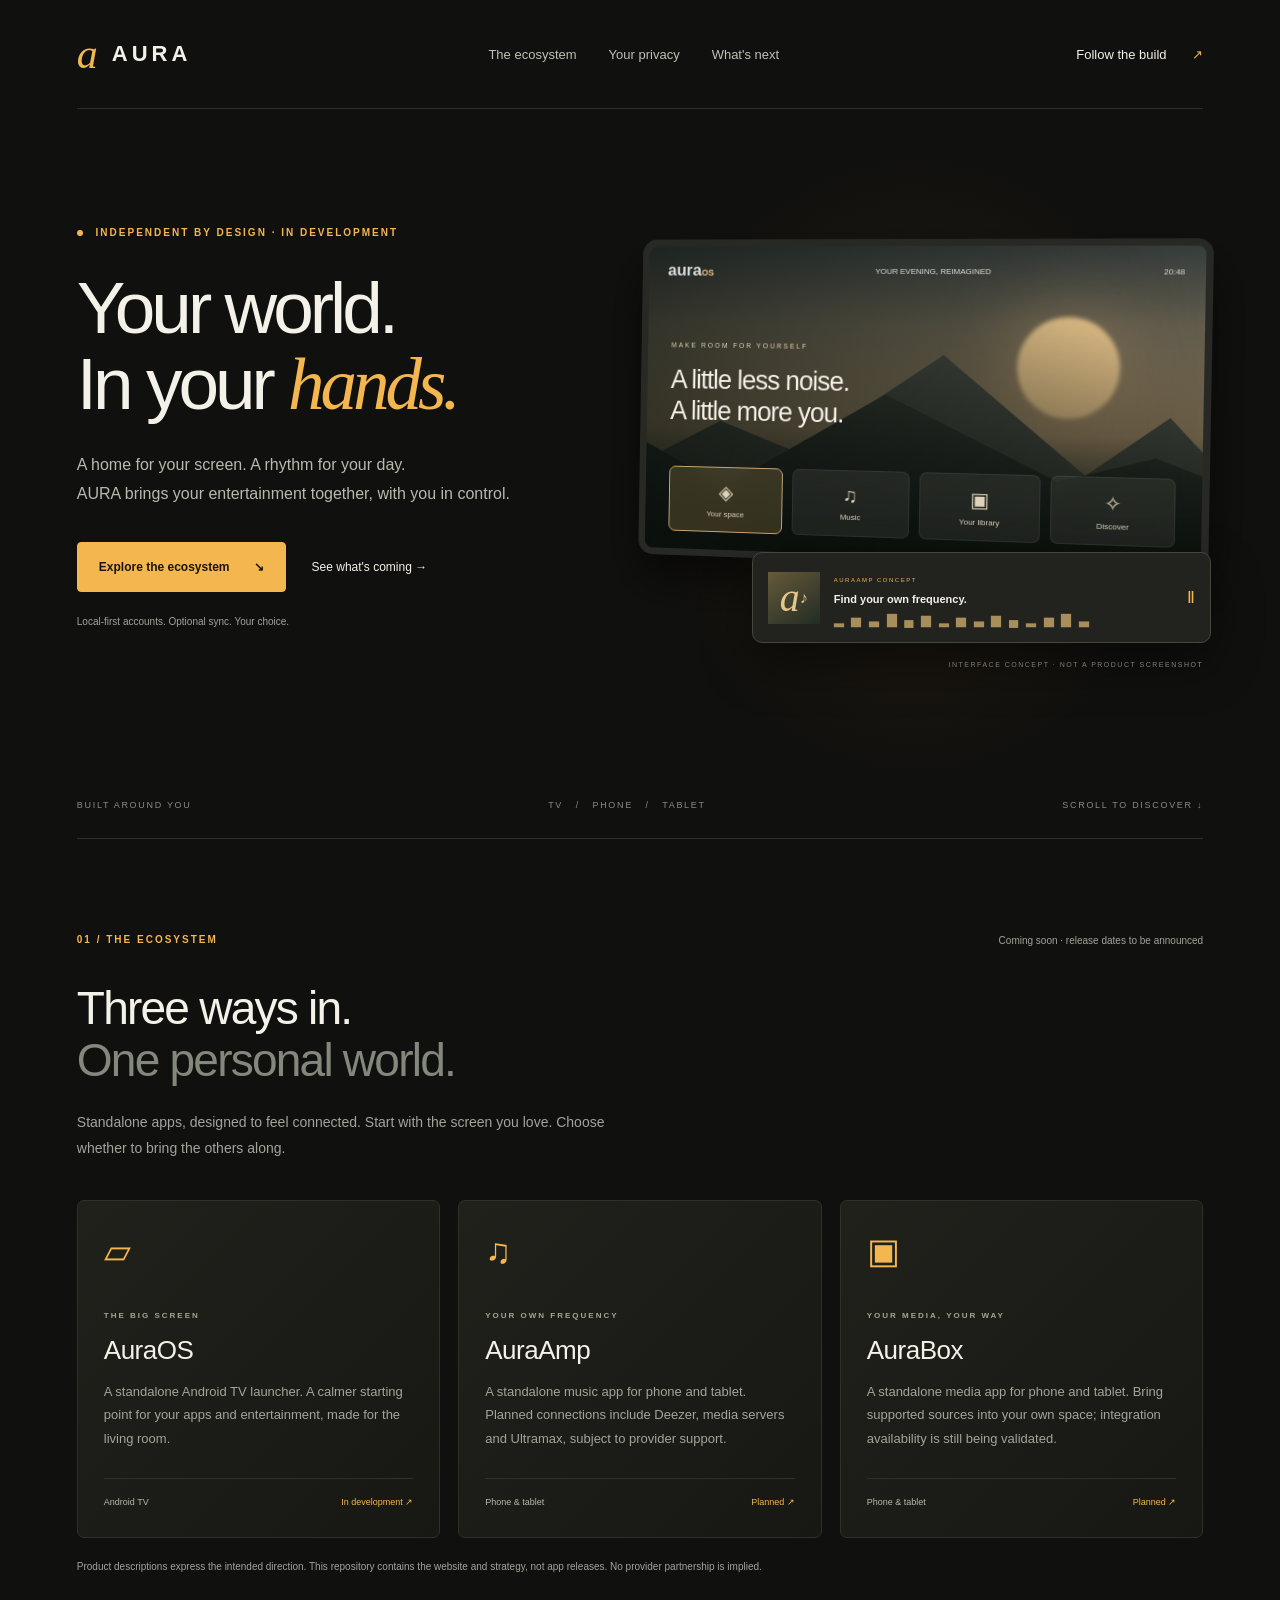
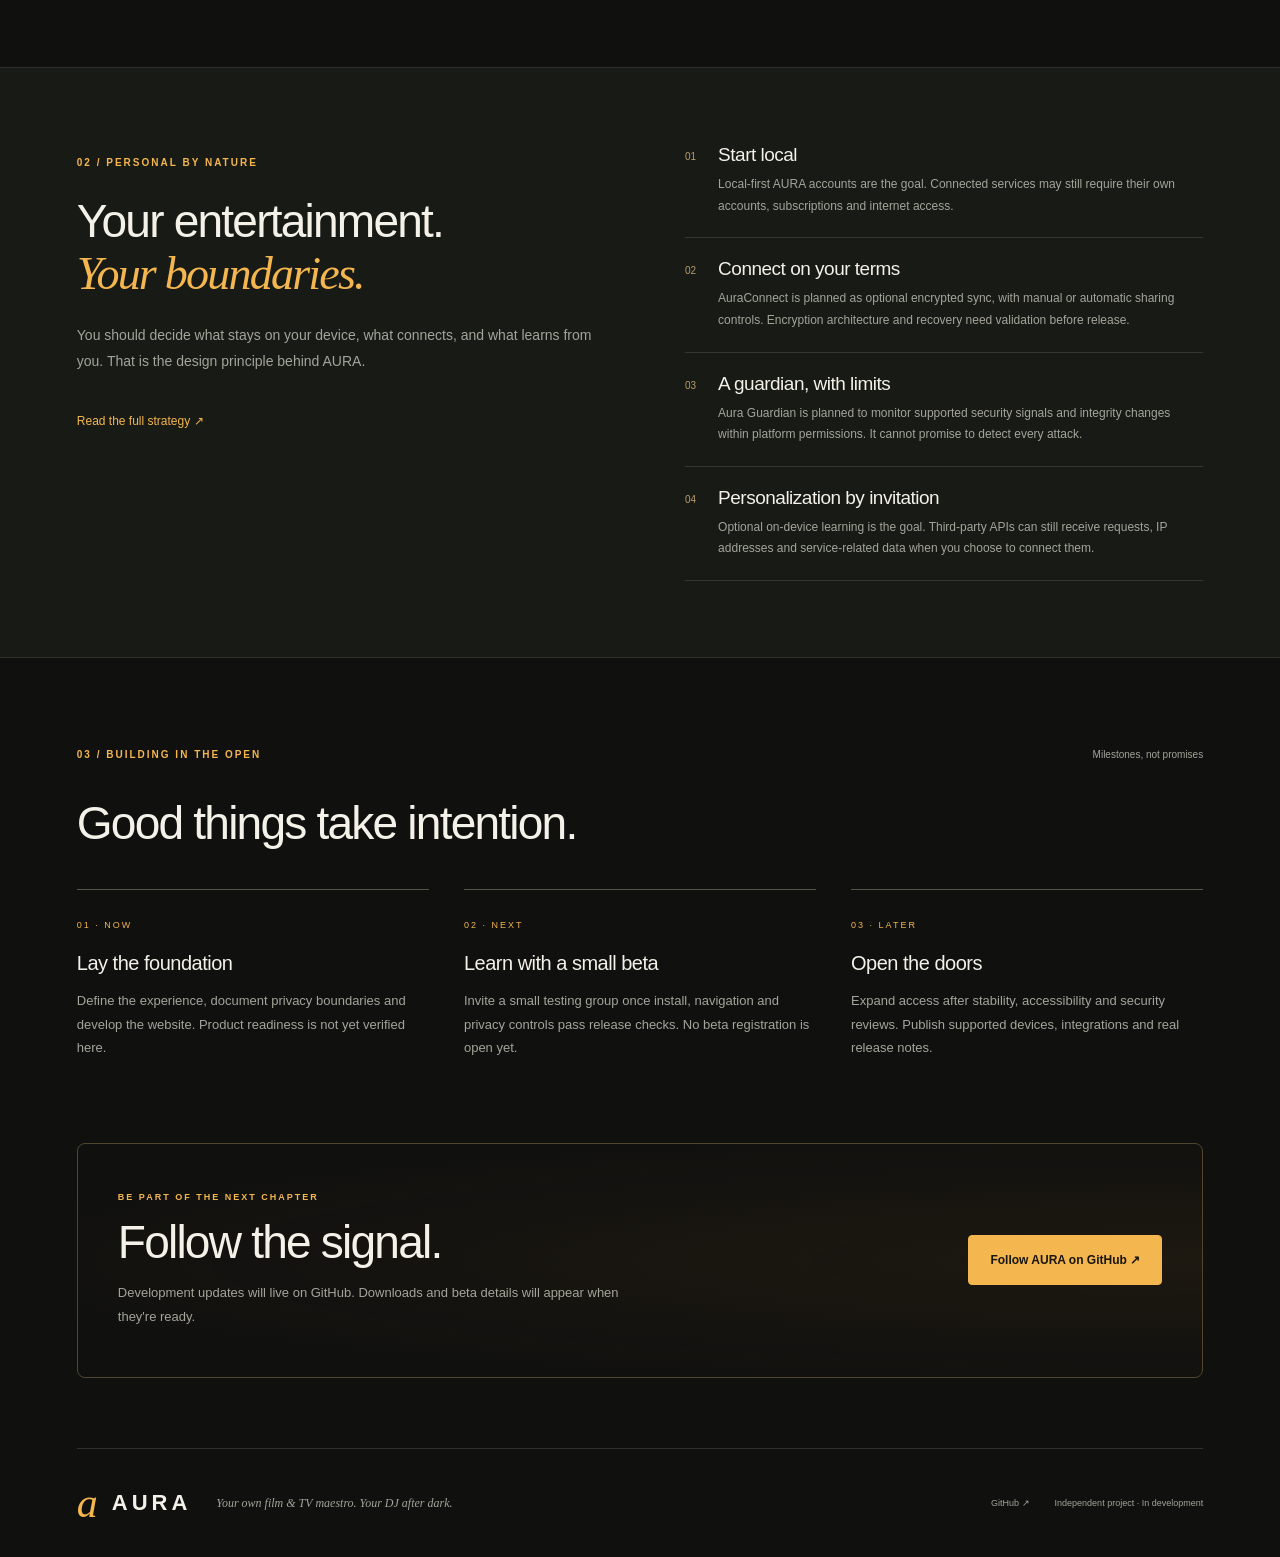
<file: website/index.html>
<!doctype html>
<html lang="en">
<head>
<meta charset="utf-8"><meta name="viewport" content="width=device-width,initial-scale=1">
<meta name="theme-color" content="#10100e">
<meta name="description" content="Meet AURA: a local-first vision for your TV, music and media. AuraOS, AuraAmp and AuraBox are in development.">
<title>AURA — Your world. In your hands.</title>
<link rel="icon" href="icon.svg" type="image/svg+xml"><link rel="stylesheet" href="styles.css?v=1">
</head>
<body>
<a class="skip" href="#main">Skip to content</a>
<header class="header wrap"><a class="brand" href="#" aria-label="AURA home"><span class="mark">a</span> AURA</a><nav aria-label="Main navigation"><a href="#products">The ecosystem</a><a href="#privacy">Your privacy</a><a href="#roadmap">What's next</a></nav><a class="header-link" href="https://github.com/AwesomeDadNO/Aura">Follow the build <span aria-hidden="true">↗</span></a></header>
<main id="main">
<section class="hero wrap">
<div class="hero-copy"><p class="eyebrow"><span class="dot"></span> INDEPENDENT BY DESIGN · IN DEVELOPMENT</p><h1>Your world.<br>In your <em>hands.</em></h1><p class="intro">A home for your screen. A rhythm for your day.<br>AURA brings your entertainment together, with you in control.</p><div class="actions"><a class="button" href="#products">Explore the ecosystem <span aria-hidden="true">↘</span></a><a class="text-link" href="#roadmap">See what's coming <span aria-hidden="true">→</span></a></div><p class="hero-note">Local-first accounts. Optional sync. Your choice.</p></div>
<div class="scene" role="img" aria-label="Illustrative AuraOS interface concept with a clock, ambient landscape and app tiles. This is not a working product screenshot."><div class="halo"></div><div class="tv"><div class="tv-top"><span class="mini-brand">aura<span>OS</span></span><span>YOUR EVENING, REIMAGINED</span><span>20:48</span></div><div class="landscape"><div class="sun"></div><div class="ridge back"></div><div class="ridge front"></div></div><div class="tv-copy"><small>MAKE ROOM FOR YOURSELF</small><strong>A little less noise.<br>A little more you.</strong></div><div class="app-row"><span class="app selected">◈<small>Your space</small></span><span class="app">♫<small>Music</small></span><span class="app">▣<small>Your library</small></span><span class="app">✧<small>Discover</small></span></div></div><div class="music"><div class="album">a<span>♪</span></div><div><small>AURAAMP CONCEPT</small><strong>Find your own frequency.</strong><div class="wave" aria-hidden="true">▂ ▅ ▃ ▇ ▄ ▆ ▂ ▅ ▃ ▆ ▄ ▂ ▅ ▇ ▃</div></div><span class="play" aria-hidden="true">Ⅱ</span></div><p class="concept">INTERFACE CONCEPT · NOT A PRODUCT SCREENSHOT</p></div>
<div class="hero-bottom"><span>BUILT AROUND YOU</span><span>TV &nbsp; / &nbsp; PHONE &nbsp; / &nbsp; TABLET</span><span>SCROLL TO DISCOVER ↓</span></div>
</section>
<section class="ecosystem wrap" id="products"><div class="section-top"><p class="eyebrow">01 / THE ECOSYSTEM</p><span class="status">Coming soon · release dates to be announced</span></div><h2>Three ways in.<br><span>One personal world.</span></h2><p class="section-intro">Standalone apps, designed to feel connected. Start with the screen you love. Choose whether to bring the others along.</p><div class="products"><article class="product"><span class="product-icon" aria-hidden="true">▱</span><p class="label">THE BIG SCREEN</p><h3>AuraOS</h3><p>A standalone Android TV launcher. A calmer starting point for your apps and entertainment, made for the living room.</p><footer>Android TV <span>In development ↗</span></footer></article><article class="product"><span class="product-icon" aria-hidden="true">♫</span><p class="label">YOUR OWN FREQUENCY</p><h3>AuraAmp</h3><p>A standalone music app for phone and tablet. Planned connections include Deezer, media servers and Ultramax, subject to provider support.</p><footer>Phone & tablet <span>Planned ↗</span></footer></article><article class="product"><span class="product-icon" aria-hidden="true">▣</span><p class="label">YOUR MEDIA, YOUR WAY</p><h3>AuraBox</h3><p>A standalone media app for phone and tablet. Bring supported sources into your own space; integration availability is still being validated.</p><footer>Phone & tablet <span>Planned ↗</span></footer></article></div><p class="fine">Product descriptions express the intended direction. This repository contains the website and strategy, not app releases. No provider partnership is implied.</p></section>
<section class="privacy" id="privacy"><div class="wrap privacy-grid"><div><p class="eyebrow">02 / PERSONAL BY NATURE</p><h2>Your entertainment.<br><em>Your boundaries.</em></h2><p class="section-intro">You should decide what stays on your device, what connects, and what learns from you. That is the design principle behind AURA.</p><a class="text-link" href="https://github.com/AwesomeDadNO/Aura/blob/feat/aura-launch-website/roadmap.md">Read the full strategy ↗</a></div><div class="principles"><article><span>01</span><div><h3>Start local</h3><p>Local-first AURA accounts are the goal. Connected services may still require their own accounts, subscriptions and internet access.</p></div></article><article><span>02</span><div><h3>Connect on your terms</h3><p>AuraConnect is planned as optional encrypted sync, with manual or automatic sharing controls. Encryption architecture and recovery need validation before release.</p></div></article><article><span>03</span><div><h3>A guardian, with limits</h3><p>Aura Guardian is planned to monitor supported security signals and integrity changes within platform permissions. It cannot promise to detect every attack.</p></div></article><article><span>04</span><div><h3>Personalization by invitation</h3><p>Optional on-device learning is the goal. Third-party APIs can still receive requests, IP addresses and service-related data when you choose to connect them.</p></div></article></div></div></section>
<section class="wrap roadmap" id="roadmap"><div class="section-top"><p class="eyebrow">03 / BUILDING IN THE OPEN</p><span class="status">Milestones, not promises</span></div><h2>Good things take intention.</h2><div class="timeline"><article><span class="phase">01 · NOW</span><h3>Lay the foundation</h3><p>Define the experience, document privacy boundaries and develop the website. Product readiness is not yet verified here.</p></article><article><span class="phase">02 · NEXT</span><h3>Learn with a small beta</h3><p>Invite a small testing group once install, navigation and privacy controls pass release checks. No beta registration is open yet.</p></article><article><span class="phase">03 · LATER</span><h3>Open the doors</h3><p>Expand access after stability, accessibility and security reviews. Publish supported devices, integrations and real release notes.</p></article></div><div class="closing"><div><p class="eyebrow">BE PART OF THE NEXT CHAPTER</p><h2>Follow the signal.</h2><p>Development updates will live on GitHub. Downloads and beta details will appear when they're ready.</p></div><a class="button" href="https://github.com/AwesomeDadNO/Aura">Follow AURA on GitHub ↗</a></div></section>
</main>
<footer class="wrap site-footer"><a class="brand" href="#"><span class="mark">a</span> AURA</a><p>Your own film & TV maestro. Your DJ after dark.</p><a href="https://github.com/AwesomeDadNO/Aura">GitHub ↗</a><span>Independent project · In development</span></footer>
</body></html>
</file>
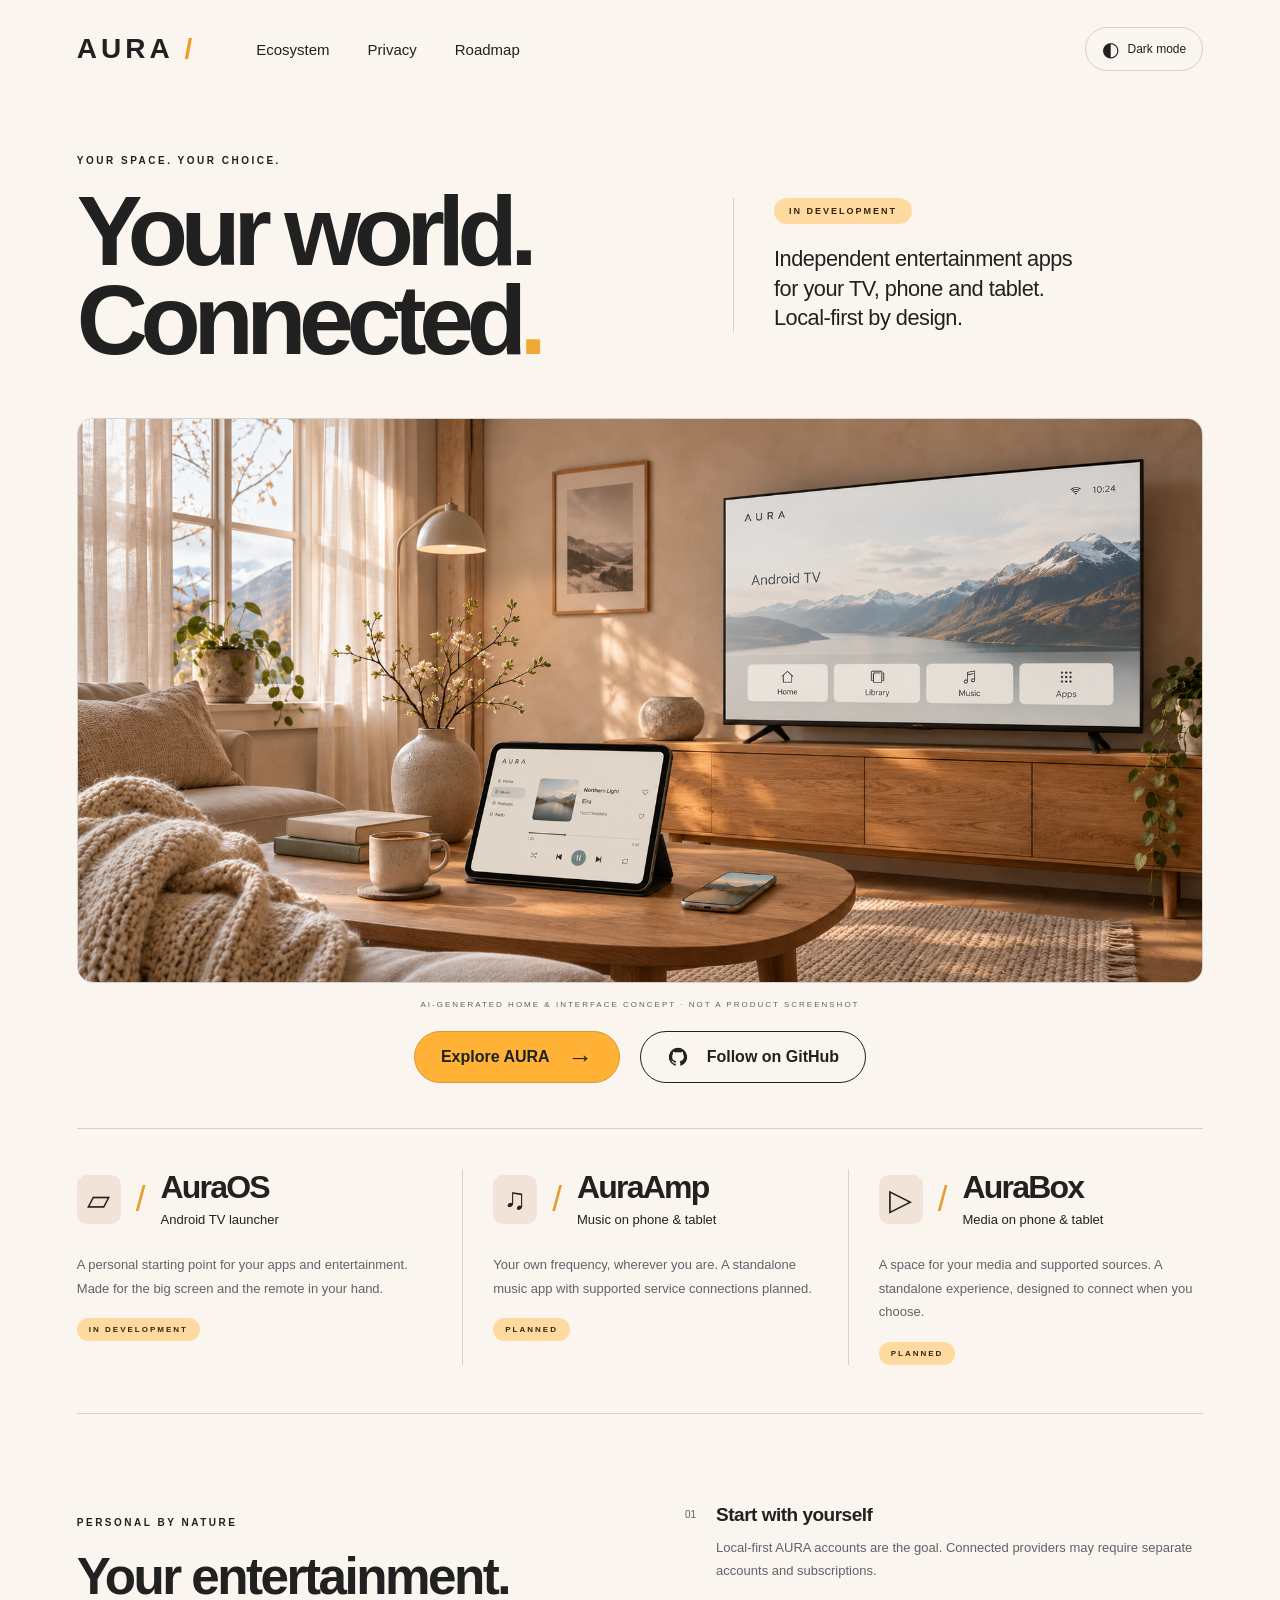
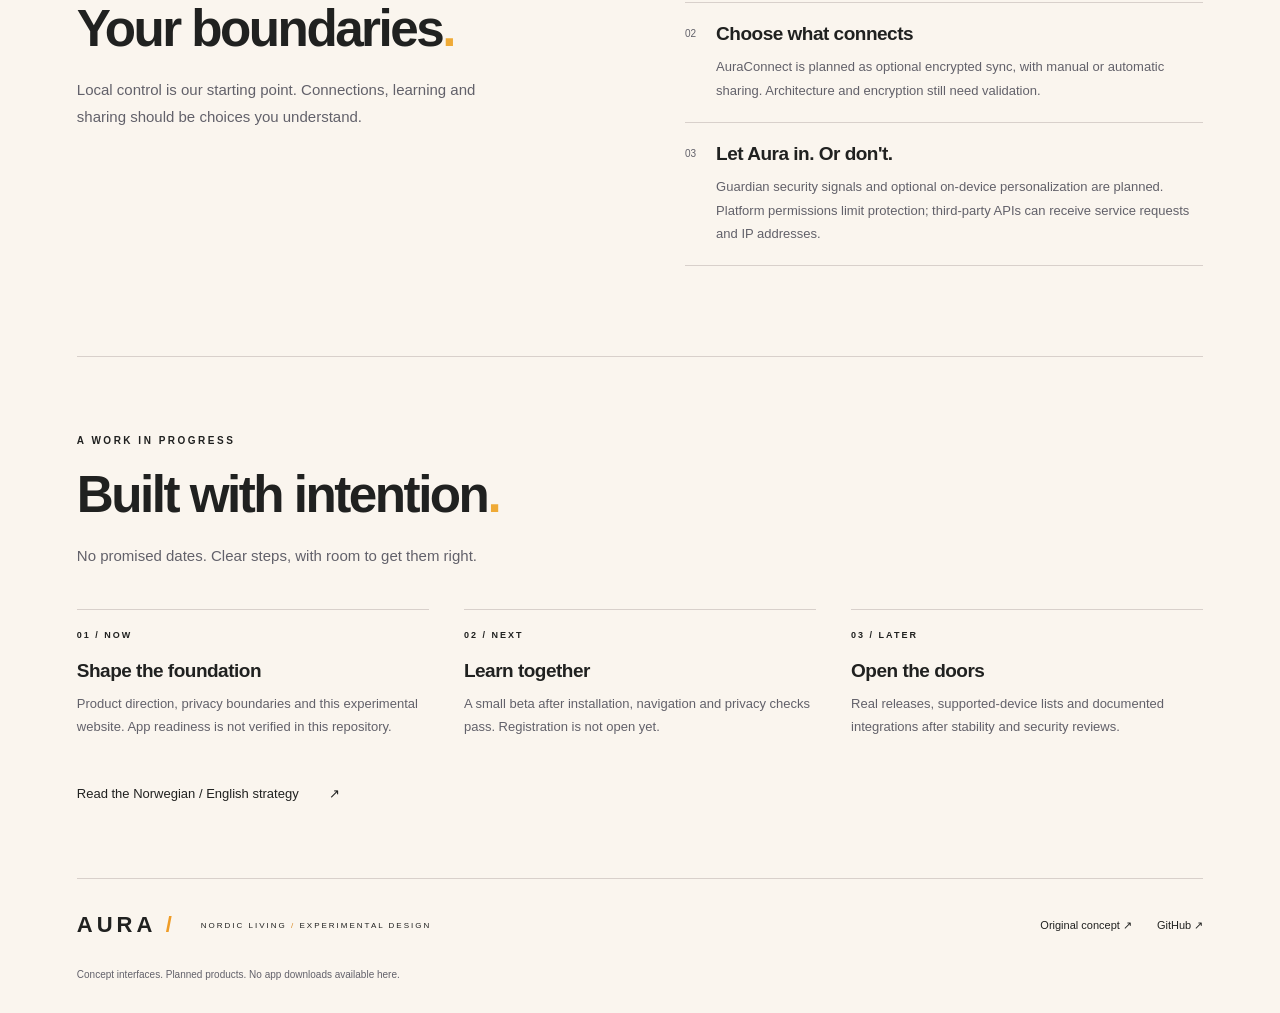
<file: website/nordic-orbit/index.html>
<!doctype html>
<html lang="en">
<head>
  <meta charset="utf-8">
  <meta name="viewport" content="width=device-width, initial-scale=1">
  <meta name="description" content="AURA Nordic Orbit — an experimental, local-first entertainment ecosystem landing page.">
  <meta name="theme-color" content="#faf5ee">
  <title>AURA — Your world. Connected.</title>
  <link rel="icon" href="../icon.svg" type="image/svg+xml">
  <link rel="stylesheet" href="styles.css?v=home-1">
  <script src="theme.js" defer></script>
</head>
<body>
  <a class="skip" href="#main">Skip to content</a>
  <header class="site-header container">
    <a class="brand" href="#" aria-label="AURA home">AURA <span>/</span></a>
    <nav aria-label="Main navigation">
      <a href="#ecosystem">Ecosystem</a>
      <a href="#privacy">Privacy</a>
      <a href="#roadmap">Roadmap</a>
    </nav>
    <button class="theme-toggle" type="button" aria-label="Switch to dark mode" aria-pressed="false" hidden><span class="theme-icon" aria-hidden="true">◐</span><span class="theme-label">Dark mode</span></button>
  </header>
  <main id="main">
    <section class="hero" aria-labelledby="hero-title">
      <div class="hero-heading container">
        <div><p class="eyebrow">YOUR SPACE. YOUR CHOICE.</p><h1 id="hero-title">Your world.<br>Connected<span>.</span></h1></div>
        <div class="hero-description"><span class="badge">IN DEVELOPMENT</span><p>Independent entertainment apps<br class="desktop-break"> for your TV, phone and tablet.<br class="desktop-break"> Local-first by design.</p></div>
      </div>
      <div class="home-stage">
        <div class="home-scene container">
          <img class="hero-art hero-art--light" src="assets/nordic-home-light.png" width="1774" height="887" fetchpriority="high" alt="Illustrated Nordic living room in soft daylight, with an oak console, a television and a music tablet beside a knitted throw and ceramic mug.">
          <img class="hero-art hero-art--dark" src="assets/nordic-home-dark.png" width="1774" height="887" alt="The same cozy Nordic living room in the evening, with warm lamps and dark AURA concept interfaces on the television and tablet.">
        </div>
        <p class="concept-label">AI-GENERATED HOME & INTERFACE CONCEPT · NOT A PRODUCT SCREENSHOT</p>
        <div class="hero-actions"><a class="button primary" href="#ecosystem">Explore AURA <span aria-hidden="true">→</span></a><a class="button secondary" href="https://github.com/AwesomeDadNO/Aura"><svg viewBox="0 0 24 24" aria-hidden="true"><path fill="currentColor" d="M12 2a10 10 0 0 0-3.16 19.49c.5.09.68-.22.68-.48v-1.86c-2.78.6-3.37-1.18-3.37-1.18-.45-1.15-1.11-1.46-1.11-1.46-.91-.62.07-.61.07-.61 1 .07 1.53 1.03 1.53 1.03.89 1.52 2.34 1.08 2.91.83.09-.65.35-1.08.64-1.33-2.22-.25-4.56-1.11-4.56-4.94 0-1.09.39-1.98 1.03-2.68-.1-.25-.45-1.27.1-2.65 0 0 .84-.27 2.75 1.02A9.6 9.6 0 0 1 12 6.84c.85 0 1.7.11 2.5.34 1.91-1.29 2.75-1.02 2.75-1.02.55 1.38.2 2.4.1 2.65.64.7 1.03 1.59 1.03 2.68 0 3.84-2.34 4.69-4.57 4.94.36.31.68.92.68 1.85v2.73c0 .27.18.58.69.48A10 10 0 0 0 12 2Z"/></svg>Follow on GitHub</a></div>
      </div>
    </section>
    <section class="ecosystem container" id="ecosystem" aria-label="The AURA ecosystem">
      <article class="product"><div class="product-heading"><span class="product-icon" aria-hidden="true">▱</span><span class="slash" aria-hidden="true">/</span><div><h2>AuraOS</h2><p>Android TV launcher</p></div></div><p class="product-copy">A personal starting point for your apps and entertainment. Made for the big screen and the remote in your hand.</p><span class="badge">IN DEVELOPMENT</span></article>
      <article class="product"><div class="product-heading"><span class="product-icon" aria-hidden="true">♫</span><span class="slash" aria-hidden="true">/</span><div><h2>AuraAmp</h2><p>Music on phone & tablet</p></div></div><p class="product-copy">Your own frequency, wherever you are. A standalone music app with supported service connections planned.</p><span class="badge">PLANNED</span></article>
      <article class="product"><div class="product-heading"><span class="product-icon" aria-hidden="true">▷</span><span class="slash" aria-hidden="true">/</span><div><h2>AuraBox</h2><p>Media on phone & tablet</p></div></div><p class="product-copy">A space for your media and supported sources. A standalone experience, designed to connect when you choose.</p><span class="badge">PLANNED</span></article>
    </section>
    <section class="privacy container" id="privacy">
      <div><p class="eyebrow">PERSONAL BY NATURE</p><h2>Your entertainment.<br>Your boundaries<span>.</span></h2><p class="section-copy">Local control is our starting point. Connections, learning and sharing should be choices you understand.</p></div>
      <div class="principles"><article><span>01</span><div><h3>Start with yourself</h3><p>Local-first AURA accounts are the goal. Connected providers may require separate accounts and subscriptions.</p></div></article><article><span>02</span><div><h3>Choose what connects</h3><p>AuraConnect is planned as optional encrypted sync, with manual or automatic sharing. Architecture and encryption still need validation.</p></div></article><article><span>03</span><div><h3>Let Aura in. Or don't.</h3><p>Guardian security signals and optional on-device personalization are planned. Platform permissions limit protection; third-party APIs can receive service requests and IP addresses.</p></div></article></div>
    </section>
    <section class="roadmap container" id="roadmap"><div class="section-heading"><p class="eyebrow">A WORK IN PROGRESS</p><h2>Built with intention<span>.</span></h2><p class="section-copy">No promised dates. Clear steps, with room to get them right.</p></div><div class="milestones"><article><p class="step">01 / NOW</p><h3>Shape the foundation</h3><p>Product direction, privacy boundaries and this experimental website. App readiness is not verified in this repository.</p></article><article><p class="step">02 / NEXT</p><h3>Learn together</h3><p>A small beta after installation, navigation and privacy checks pass. Registration is not open yet.</p></article><article><p class="step">03 / LATER</p><h3>Open the doors</h3><p>Real releases, supported-device lists and documented integrations after stability and security reviews.</p></article></div><a class="strategy-link" href="https://github.com/AwesomeDadNO/Aura/blob/feat/aura-launch-website/roadmap.md">Read the Norwegian / English strategy <span aria-hidden="true">↗</span></a></section>
  </main>
  <footer class="container site-footer"><a class="brand" href="#">AURA <span>/</span></a><p>NORDIC LIVING <span> / </span> EXPERIMENTAL DESIGN</p><a href="../">Original concept ↗</a><a href="https://github.com/AwesomeDadNO/Aura">GitHub ↗</a><small>Concept interfaces. Planned products. No app downloads available here.</small></footer>
</body>
</html>
</file>
<file: website/styles.css>
:root{color-scheme:dark;--bg:#10100e;--ink:#f4f1e9;--muted:#a4a49b;--amber:#f4b64f;--line:#30302a}*{box-sizing:border-box}html{scroll-behavior:smooth;scroll-padding-top:30px}body{margin:0;background:var(--bg);color:var(--ink);font-family:Arial,Helvetica,sans-serif;-webkit-font-smoothing:antialiased}a{color:inherit;text-decoration:none}a:focus-visible{outline:2px solid var(--amber);outline-offset:6px}a:hover{color:var(--amber)}.wrap{width:min(1320px,88%);margin:auto}.header{display:flex;align-items:center;justify-content:space-between;padding:30px 0;border-bottom:1px solid var(--line)}.brand{font-size:22px;letter-spacing:4px;display:flex;align-items:center;gap:10px;font-weight:700}.mark{font:italic 42px Georgia;color:var(--amber);letter-spacing:-5px;margin-right:9px}.brand-dot{font-size:9px;align-self:flex-start;margin-top:10px;letter-spacing:0}nav{display:flex;gap:32px;font-size:13px;color:#c0c0b7}.header-link{font-size:13px}.header-link span{margin-left:22px;color:var(--amber)}.hero{position:relative;display:grid;grid-template-columns:1fr 1.1fr;gap:30px;padding-top:105px}.eyebrow,.label{font-size:10px;letter-spacing:2px;font-weight:600}.eyebrow{color:var(--amber);line-height:1.8}.dot{display:inline-block;width:6px;height:6px;border-radius:50%;background:var(--amber);margin-right:8px}h1{font-size:clamp(52px,5.7vw,85px);line-height:1.04;letter-spacing:-4px;font-weight:500;margin:28px 0}em{font-family:Georgia,serif;font-weight:400;color:var(--amber)}.intro{color:#b9b9af;font-size:16px;line-height:1.8}.actions{display:flex;align-items:center;gap:26px;margin-top:34px}.button{background:var(--amber);color:#19160f;border:1px solid var(--amber);padding:17px 21px;border-radius:4px;font-size:12px;font-weight:bold;display:inline-flex;gap:24px;align-items:center}.button:hover{background:#ffd38b;color:#19160f}.text-link{font-size:12px}.hero-note{font-size:10px;color:var(--muted);margin-top:24px}.scene{position:relative;align-self:center;padding:25px 0 40px;min-width:0}.halo{position:absolute;inset:-90px 0;background:radial-gradient(ellipse,#89561e35,transparent 65%);pointer-events:none}.tv{height:325px;border:7px solid #282925;border-radius:15px;transform:perspective(1000px) rotateY(-7deg) rotateZ(1deg);position:relative;overflow:hidden;box-shadow:0 24px 50px #0009;background:#272a27}.tv-top{position:absolute;top:15px;left:20px;right:20px;display:flex;justify-content:space-between;font-size:8px;z-index:3;align-items:center;color:#ddd}.mini-brand{font-size:17px;font-weight:bold}.mini-brand span{font-size:9px;color:#f6c585}.landscape{position:absolute;inset:0;background:linear-gradient(#363d3c,#9e8866 60%,#31332d)}.sun{position:absolute;width:100px;height:100px;border-radius:100%;background:#ebc78d;filter:blur(2px);right:80px;top:70px;box-shadow:0 0 80px #ffcb8860}.ridge{position:absolute;inset:35% -10% -10%;clip-path:polygon(0 60%,20% 30%,32% 43%,54% 0,75% 50%,87% 25%,100% 65%,100% 100%,0 100%);background:#454942}.ridge.front{inset:48% -20% -10%;background:linear-gradient(#343932,#161d19);transform:scaleX(-1)}.tv:after{content:"";position:absolute;inset:0;background:linear-gradient(90deg,#080e0a88,transparent),linear-gradient(0deg,#080d09cc,transparent 75%)}.tv-copy{position:absolute;left:25px;top:90px;z-index:2}.tv-copy small{font-size:7px;letter-spacing:2px;color:#e3d2b1}.tv-copy strong{display:block;font-size:27px;font-weight:400;line-height:1.2;margin-top:13px;letter-spacing:-1px}.app-row{display:flex;gap:10px;position:absolute;z-index:2;bottom:18px;left:25px;right:25px}.app{background:#e4dbca15;backdrop-filter:blur(10px);border:1px solid #fff1;border-radius:7px;flex:1;text-align:center;padding:13px 3px;color:#ddd2ba;font-size:20px}.app small{display:block;font-size:8px;margin-top:6px}.app.selected{border-color:#c6a775;background:#ddb36c33}.music{position:relative;z-index:3;margin:-12px -8px 0 auto;width:80%;display:flex;align-items:center;gap:14px;padding:15px;background:#22231f;border:1px solid #47463c;border-radius:10px;box-shadow:0 20px 50px #0007}.album{width:52px;height:52px;background:linear-gradient(145deg,#665a3a,#222c24);font:italic 40px Georgia;color:#e6c68b;display:flex;align-items:center;justify-content:center}.album span{font-size:16px}.music small{font-size:6px;letter-spacing:1.5px;color:var(--amber)}.music strong{display:block;font-size:11px;margin:7px 0}.wave{font-size:13px;letter-spacing:2px;color:#a98e5c}.play{margin-left:auto;color:var(--amber)}.concept{font-size:7px;letter-spacing:1.5px;color:var(--muted);text-align:right;margin-top:18px}.hero-bottom{grid-column:1/-1;display:flex;justify-content:space-between;padding:55px 0 28px;font-size:9px;letter-spacing:1.7px;color:#898b81;border-bottom:1px solid var(--line)}.ecosystem{padding:82px 0}.section-top{display:flex;align-items:center;justify-content:space-between}.status{font-size:10px;color:var(--muted)}h2{font-size:clamp(32px,3.6vw,49px);line-height:1.12;letter-spacing:-1.8px;font-weight:400;margin:24px 0}h2 span{color:#83877c}.section-intro{max-width:530px;color:var(--muted);font-size:14px;line-height:1.85}.products{display:grid;grid-template-columns:repeat(3,1fr);gap:18px;margin-top:38px}.product{background:linear-gradient(135deg,#20211b,#171813);border:1px solid var(--line);padding:30px 26px;border-radius:7px;display:flex;flex-direction:column}.product-icon{font-size:35px;color:var(--amber);height:56px}.label{color:#a4a591;font-size:8px;margin-top:24px}h3{font-weight:400;font-size:26px;letter-spacing:-.5px;margin:7px 0 14px}.product p:not(.label){font-size:13px;color:var(--muted);line-height:1.8;margin:0 0 28px}.product footer{margin-top:auto;padding-top:18px;border-top:1px solid var(--line);display:flex;justify-content:space-between;font-size:9px;gap:8px;color:#b6b9ac}.product footer span{color:var(--amber)}.fine{color:var(--muted);font-size:10px;line-height:1.7;margin-top:20px}.privacy{background:#181a15;border-block:1px solid var(--line);padding:76px 0}.privacy-grid{display:grid;grid-template-columns:1fr 1fr;gap:90px}.privacy .text-link{display:inline-block;margin-top:25px;color:var(--amber)}.principles article{display:flex;gap:22px;padding:20px 0;border-bottom:1px solid #34372d}.principles article:first-child{padding-top:0}.principles article>span{font-size:10px;color:#b89c69;margin-top:7px}.principles h3{font-size:19px;margin:0 0 8px}.principles p{font-size:12px;color:var(--muted);line-height:1.8;margin:0}.roadmap{padding-top:78px}.timeline{display:grid;grid-template-columns:repeat(3,1fr);margin-top:40px;gap:35px}.timeline article{border-top:1px solid #555342;padding-top:24px}.phase{font-size:9px;letter-spacing:2px;color:var(--amber)}.timeline h3{font-size:20px;margin-top:20px}.timeline p,.closing p{font-size:13px;line-height:1.8;color:var(--muted)}.closing{margin:70px 0;display:flex;justify-content:space-between;gap:30px;align-items:center;padding:36px 40px;border:1px solid #51452e;border-radius:8px;background:radial-gradient(ellipse at right,#76542522,transparent 80%)}.closing h2{margin:12px 0}.closing p{max-width:540px}.closing .eyebrow{color:var(--amber);font-size:9px}.closing .button{flex-shrink:0}.site-footer{display:flex;gap:25px;align-items:center;flex-wrap:wrap;padding:30px 0;border-top:1px solid var(--line)}.site-footer p{font:italic 12px Georgia;color:var(--muted);margin-right:auto}.site-footer>a:not(.brand),.site-footer>span{font-size:9px;color:var(--muted)}.skip{position:absolute;left:10px;top:-100px;padding:12px;background:var(--amber);color:#111;z-index:10}.skip:focus{top:10px}@media(min-width:1500px){.hero{padding-top:120px}.tv{height:360px}}@media(max-width:1000px){.wrap{width:90%}.hero{padding-top:65px;gap:18px}h1{letter-spacing:-2.5px}.actions{gap:15px;flex-wrap:wrap}.tv{height:280px}.tv-copy strong{font-size:23px}.music{width:92%}.privacy-grid{gap:40px}.product{padding:25px 19px}.header nav{gap:18px}.header-link{font-size:11px}.closing{padding:28px}.wave{letter-spacing:0}}@media(max-width:720px){.header{padding:18px 0}.header nav{display:none}.brand{font-size:19px}.hero{grid-template-columns:1fr;padding-top:45px}.hero-copy{max-width:540px}h1{font-size:62px}.intro{font-size:15px}.scene{width:min(560px,100%);margin:15px auto 0}.tv{height:310px;transform:none}.hero-bottom{padding-top:20px;gap:15px;font-size:7px}.hero-bottom span:last-child{display:none}.section-top{align-items:flex-start;gap:12px;flex-direction:column}.ecosystem,.privacy{padding:55px 0}.products,.privacy-grid,.timeline{grid-template-columns:1fr}.products{gap:14px}.product{padding:27px}.product-icon{height:40px}.product p:not(.label){max-width:470px}.privacy-grid{gap:35px}.timeline{gap:25px}.closing{flex-direction:column;align-items:flex-start;margin:50px 0;padding:25px}.site-footer{gap:18px}.site-footer p{flex-basis:65%;font-size:11px}.site-footer>span{flex-basis:100%}.roadmap{padding-top:50px}}@media(max-width:380px){h1{font-size:52px}.tv{height:280px}.tv-top>span:nth-child(2){display:none}.music{width:96%;margin-right:0}.hero .eyebrow{font-size:8px}.button{padding:15px}.tv-copy{top:78px}.tv-copy strong{font-size:24px}}@media(prefers-reduced-motion:reduce){html{scroll-behavior:auto}}
</file>
<file: website/nordic-orbit/styles.css>
:root {
  color-scheme: light;
  --bg: #faf5ee;
  --ink: #202120;
  --muted: #62616a;
  --line: #d8d0cb;
  --amber: #ffb236;
  --badge-bg: #ffdaa0;
  --badge-ink: #34250f;
  --icon-bg: #f1e3d8;
  --lavender: #a899c5;
  --panel: #f3ede7;
}
:root[data-theme="dark"] {
  color-scheme: dark;
  --bg: #1a1d24;
  --ink: #f5f1ed;
  --muted: #b6b5c1;
  --line: #3d404c;
  --badge-bg: #493c29;
  --badge-ink: #ffce87;
  --icon-bg: #30313d;
  --lavender: #73628e;
  --panel: #222630;
}
@media (prefers-color-scheme: dark) {
  :root:not([data-theme="light"]) {
    color-scheme: dark;
    --bg: #1a1d24; --ink: #f5f1ed; --muted: #b6b5c1; --line: #3d404c;
    --badge-bg: #493c29; --badge-ink: #ffce87; --icon-bg: #30313d;
    --lavender: #73628e; --panel: #222630;
  }
}
* { box-sizing: border-box; }
html { scroll-behavior: smooth; scroll-padding-top: 32px; }
body { margin: 0; background: var(--bg); color: var(--ink); font-family: Arial, Helvetica, sans-serif; -webkit-font-smoothing: antialiased; }
a { color: inherit; text-decoration: none; }
a:hover { text-decoration: underline; text-underline-offset: 5px; }
a:focus-visible, button:focus-visible { outline: 3px solid #af7413; outline-offset: 5px; }
button { font: inherit; }
[hidden] { display: none !important; }
.container { width: min(1360px, 88%); margin-inline: auto; }
.site-header { display: flex; align-items: center; gap: 60px; padding-block: 27px; }
.brand { font-size: 28px; font-weight: 800; letter-spacing: 4px; white-space: nowrap; }
.brand span { color: #ef9c26; }
nav { display: flex; gap: 38px; font-size: 15px; }
.theme-toggle { margin-left: auto; display: flex; align-items: center; gap: 9px; border: 1px solid var(--line); background: var(--bg); color: var(--ink); border-radius: 30px; padding: 10px 16px; min-height: 44px; cursor: pointer; font-size: 12px; }
.theme-toggle:hover { border-color: var(--muted); }
.theme-icon { font-size: 20px; line-height: 1; }
.hero { overflow: clip; }
.hero-heading { position: relative; z-index: 2; display: grid; grid-template-columns: 1.3fr 1fr; align-items: center; gap: 45px; padding-top: 44px; }
.eyebrow { font-size: 10px; letter-spacing: 2.5px; font-weight: 700; line-height: 1.7; }
h1 { font-size: clamp(62px, 7.7vw, 118px); line-height: .9; letter-spacing: -.075em; font-weight: 850; margin: 18px 0 24px; }
h1 span, h2 span { color: #efaa36; }
.hero-description { border-left: 1px solid var(--line); padding-left: 40px; }
.badge { display: inline-block; border-radius: 20px; background: var(--badge-bg); color: var(--badge-ink); font-size: 9px; font-weight: 700; letter-spacing: 2px; padding: 8px 15px; }
.hero-description p { font-size: clamp(17px, 1.7vw, 25px); line-height: 1.35; letter-spacing: -.5px; margin: 20px 0 0; }
.home-stage { padding: 30px 0 45px; text-align: center; }
.home-scene { overflow: hidden; border-radius: 16px; border: 1px solid var(--line); background: var(--panel); }
.hero-art { display: block; width: 100%; height: auto; aspect-ratio: 2 / 1; max-height: 600px; object-fit: cover; object-position: center; }
.hero-art--dark { display: none; }
:root[data-theme="dark"] .hero-art--light { display: none; }
:root[data-theme="dark"] .hero-art--dark { display: block; }
@media (prefers-color-scheme: dark) {
  :root:not([data-theme="light"]) .hero-art--light { display: none; }
  :root:not([data-theme="light"]) .hero-art--dark { display: block; }
}
.concept-label { font-size: 8px; line-height: 1.7; letter-spacing: 2px; color: var(--muted); position: relative; margin: 15px 0 20px; }
.hero-actions { display: flex; gap: 20px; justify-content: center; position: relative; }
.button { display: inline-flex; justify-content: center; align-items: center; gap: 18px; padding: 14px 26px; min-height: 48px; border-radius: 40px; font-size: 16px; font-weight: 600; }
.button:hover { text-decoration: none; transform: translateY(-1px); }
.primary { background: var(--amber); color: #1e211f; border: 1px solid #d99b34; }
.primary span { font-size: 25px; line-height: 16px; }
.secondary { border: 1px solid var(--ink); background: var(--bg); }
.button svg { width: 22px; height: 22px; }
.ecosystem { display: grid; grid-template-columns: repeat(3, 1fr); gap: 30px; padding-block: 40px 48px; border-block: 1px solid var(--line); }
.product + .product { border-left: 1px solid var(--line); padding-left: 30px; }
.product-heading { display: flex; align-items: center; gap: 15px; }
.product-icon { display: grid; place-items: center; flex: 0 0 44px; height: 49px; font-size: 30px; border-radius: 10px; background: var(--icon-bg); }
.slash { color: #e79c2e; font-size: 35px; font-weight: 300; }
.product h2 { margin: 0; font-size: clamp(25px, 2.5vw, 37px); font-weight: 800; letter-spacing: -1.8px; }
.product-heading p { font-size: 13px; margin: 5px 0 0; line-height: 1.4; }
.product-copy { color: var(--muted); font-size: 13px; line-height: 1.8; margin: 24px 0 18px; }
.product .badge { font-size: 8px; padding: 7px 12px; }
.privacy { display: grid; grid-template-columns: 1fr 1fr; gap: 90px; padding-block: 90px; }
.privacy h2, .section-heading h2 { font-size: clamp(35px, 4vw, 56px); font-weight: 800; letter-spacing: -2.5px; line-height: 1.03; margin: 20px 0; }
.section-copy { color: var(--muted); font-size: 15px; line-height: 1.8; max-width: 440px; }
.principles article { display: flex; gap: 20px; border-bottom: 1px solid var(--line); padding-block: 20px; }
.principles article:first-child { padding-top: 0; }
.principles article > span { color: var(--muted); font-size: 10px; margin-top: 5px; }
h3 { font-size: 19px; letter-spacing: -.5px; margin: 0 0 10px; }
.principles p, .milestones article > p:last-child { color: var(--muted); font-size: 13px; line-height: 1.8; margin: 0; }
.roadmap { border-top: 1px solid var(--line); padding-block: 65px; }
.milestones { display: grid; grid-template-columns: repeat(3, 1fr); gap: 35px; margin-top: 40px; }
.milestones article { padding-top: 20px; border-top: 1px solid var(--line); }
.step { font-size: 9px; letter-spacing: 2px; font-weight: bold; margin: 0 0 20px; }
.strategy-link { display: inline-flex; gap: 30px; margin-top: 35px; font-size: 13px; padding-block: 12px; }
.site-footer { display: flex; align-items: center; gap: 25px; border-top: 1px solid var(--line); padding-block: 30px; flex-wrap: wrap; }
.site-footer .brand { font-size: 22px; }
.site-footer p { font-size: 8px; letter-spacing: 2px; margin-right: auto; }
.site-footer p span { color: #d88b25; }
.site-footer > a:not(.brand) { font-size: 11px; padding-block: 10px; }
.site-footer small { flex-basis: 100%; font-size: 10px; color: var(--muted); line-height: 1.6; }
.skip { position: absolute; top: -100px; left: 15px; z-index: 20; padding: 15px; background: var(--amber); color: #161616; }
.skip:focus { top: 15px; }
@media (max-width: 1050px) {
  .site-header { gap: 35px; }
  nav { gap: 24px; }
  .hero-heading { gap: 30px; }
  .hero-description { padding-left: 25px; }
  .ecosystem { gap: 20px; }
  .product + .product { padding-left: 20px; }
  .product-heading { gap: 10px; }
  .product-icon { flex-basis: 35px; height: 40px; font-size: 26px; }
  .privacy { gap: 45px; }
}
@media (max-width: 760px) {
  .container { width: 90%; }
  .site-header { flex-wrap: wrap; gap: 20px; padding-block: 22px 12px; }
  .brand { font-size: 24px; }
  nav { order: 3; flex-basis: 100%; justify-content: space-between; font-size: 13px; border-top: 1px solid var(--line); padding-top: 10px; }
  nav a { padding-block: 10px; }
  .theme-toggle { font-size: 11px; }
  .hero-heading { grid-template-columns: 1fr; gap: 18px; padding-top: 28px; }
  h1 { font-size: clamp(56px, 11.6vw, 88px); letter-spacing: -.07em; margin: 12px 0; }
  .hero-description { border-left: 0; padding: 0; display: flex; flex-direction: column; align-items: flex-start; gap: 14px; }
  .hero-description p { margin: 0; font-size: 17px; line-height: 1.5; max-width: 400px; }
  .desktop-break { display: none; }
  .home-stage { padding: 26px 0 32px; }
  .home-scene { border-radius: 12px; }
  .hero-art { aspect-ratio: 3 / 2; max-height: none; object-position: right center; }
  .concept-label { font-size: 6px; letter-spacing: 1.3px; margin: 12px 15px 20px; }
  .hero-actions { gap: 12px; padding-inline: 5%; flex-wrap: wrap; }
  .button { font-size: 13px; gap: 10px; padding: 13px 20px; }
  .ecosystem { grid-template-columns: 1fr; gap: 0; padding-block: 5px; }
  .product { padding-block: 28px; }
  .product + .product { border-left: 0; padding-left: 0; border-top: 1px solid var(--line); }
  .product h2 { font-size: 32px; }
  .product-icon { flex-basis: 44px; height: 48px; }
  .product-heading { gap: 17px; }
  .product-copy { margin-top: 18px; max-width: 460px; }
  .privacy { grid-template-columns: 1fr; gap: 30px; padding-block: 50px; }
  .privacy h2, .section-heading h2 { font-size: 39px; letter-spacing: -1.8px; }
  .roadmap { padding-block: 45px; }
  .milestones { grid-template-columns: 1fr; gap: 25px; margin-top: 30px; }
  .site-footer { gap: 18px; }
  .site-footer p { font-size: 7px; letter-spacing: 1px; }
}
@media (max-width: 360px) {
  h1 { font-size: 53px; }
  .hero-actions { flex-direction: column; }
  .button { width: 100%; }
  .privacy h2, .section-heading h2 { font-size: 34px; }
}
@media (prefers-reduced-motion: reduce) {
  html { scroll-behavior: auto; }
  .button:hover { transform: none; }
}
</file>
